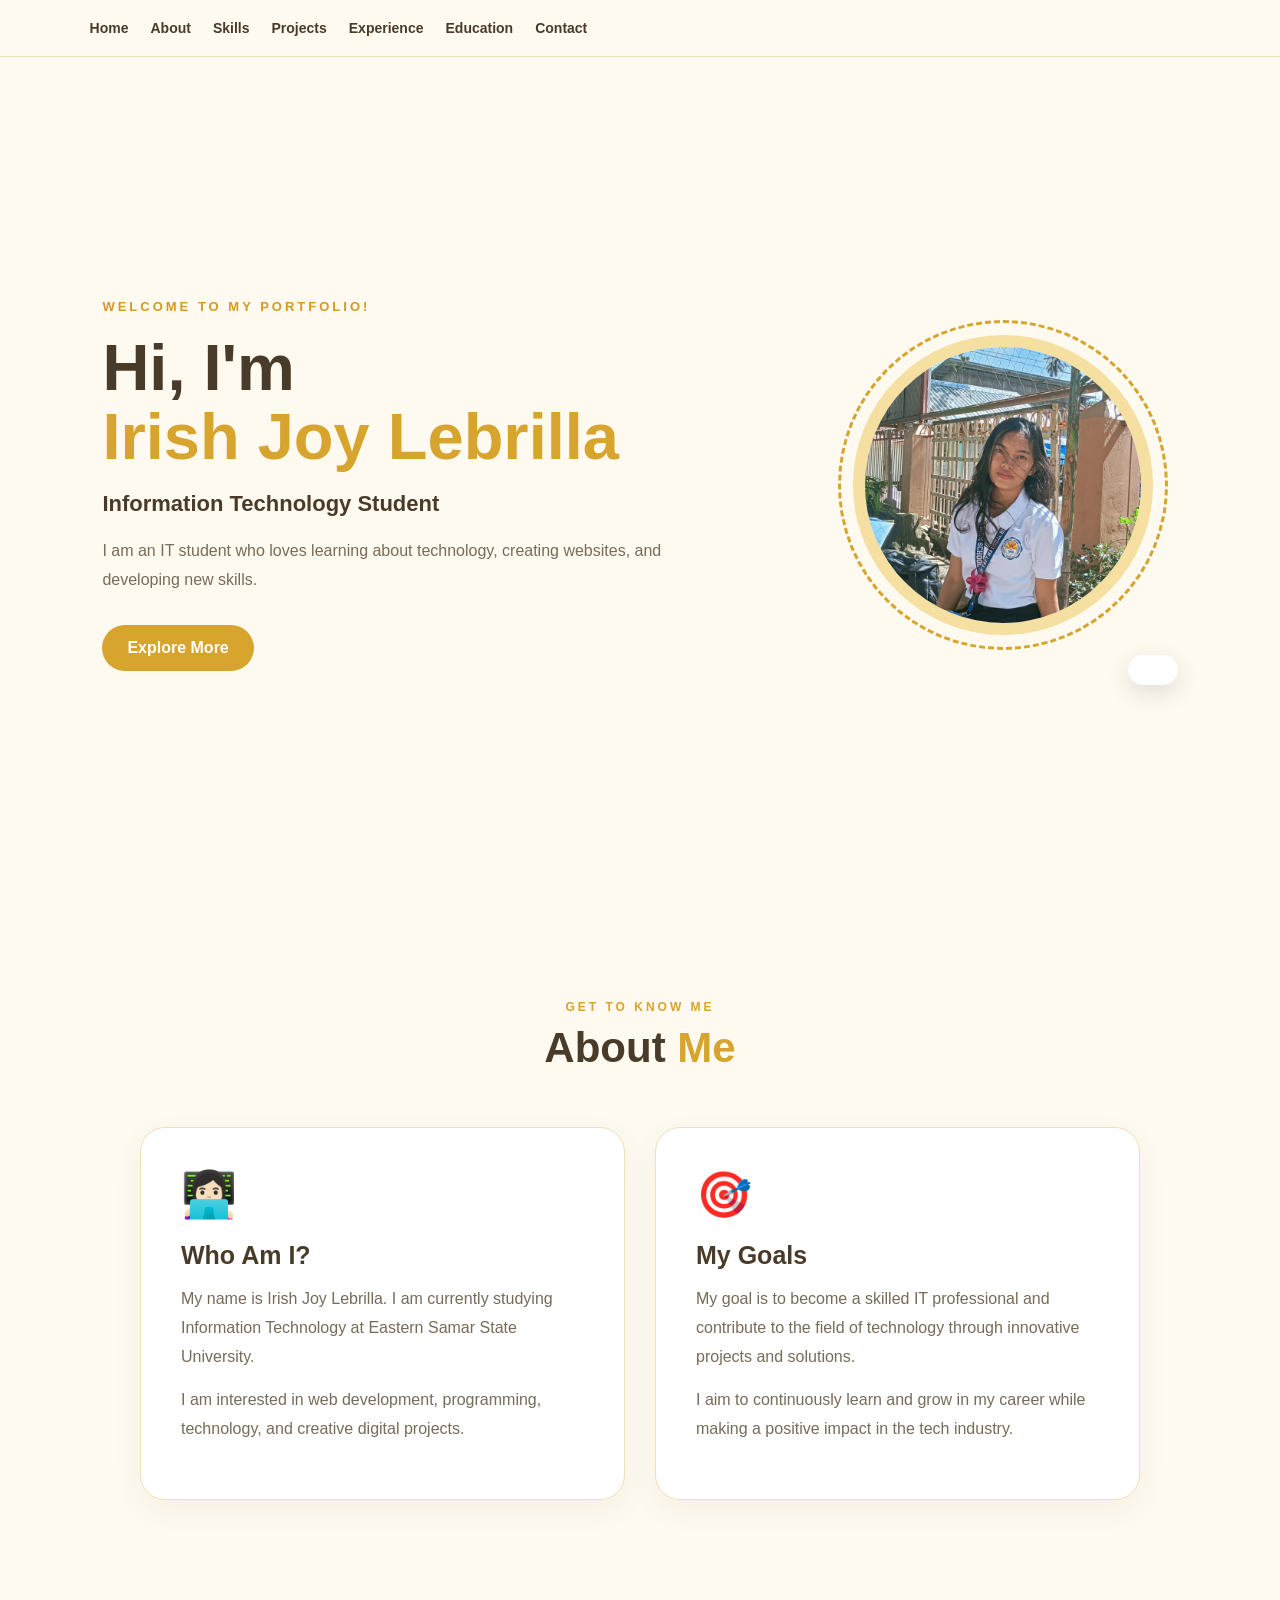
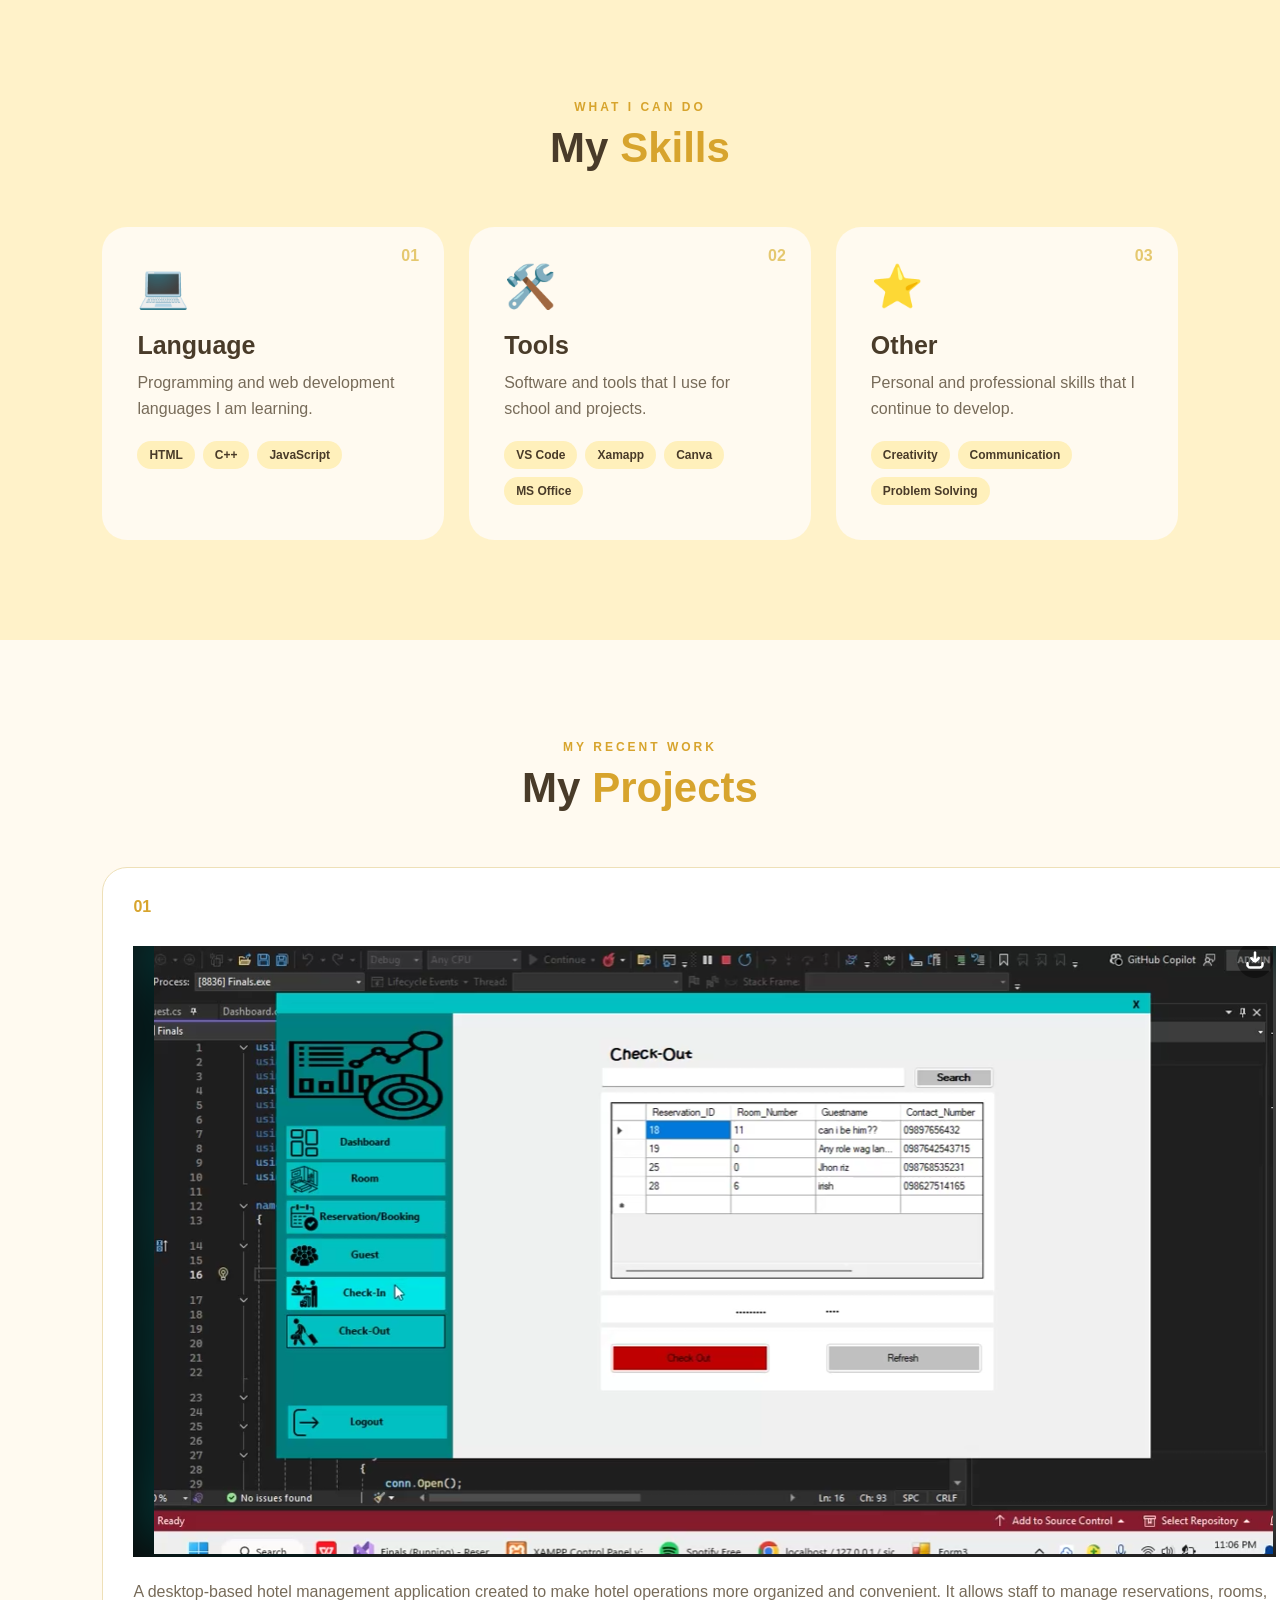
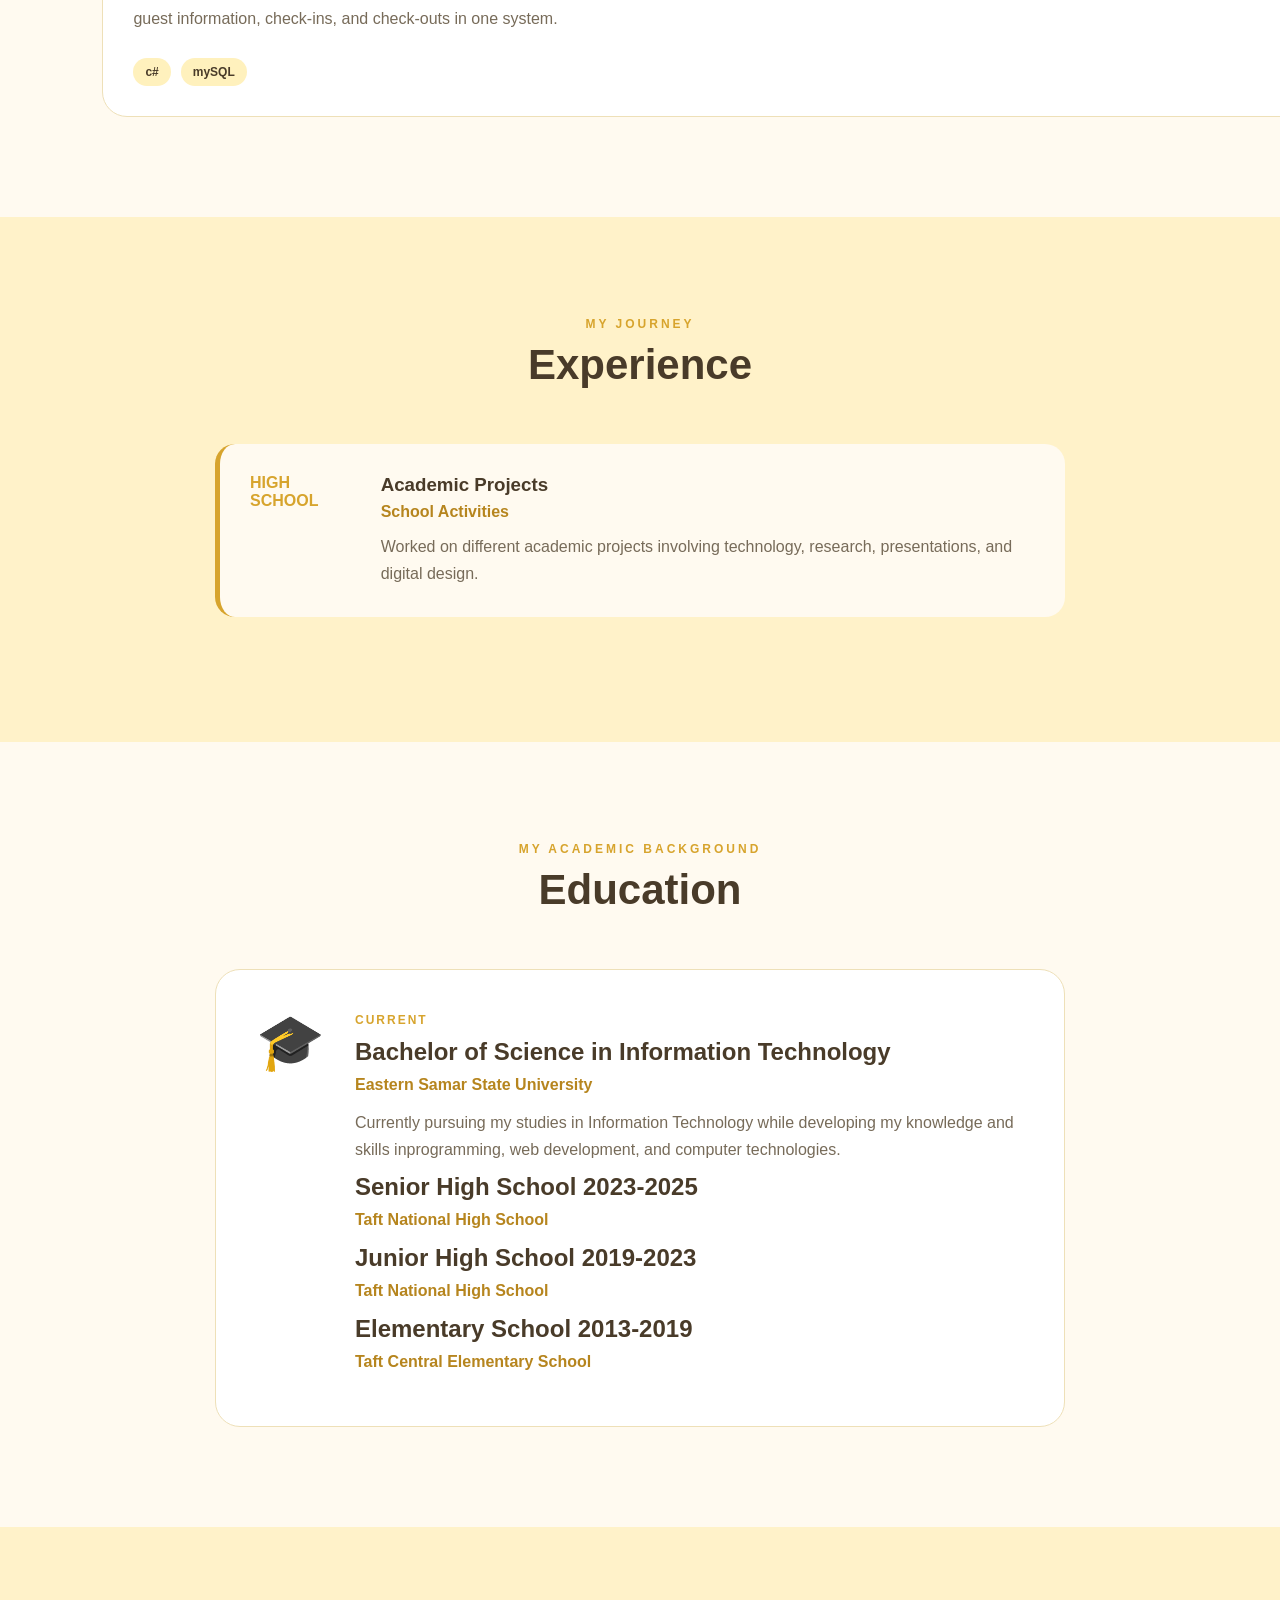
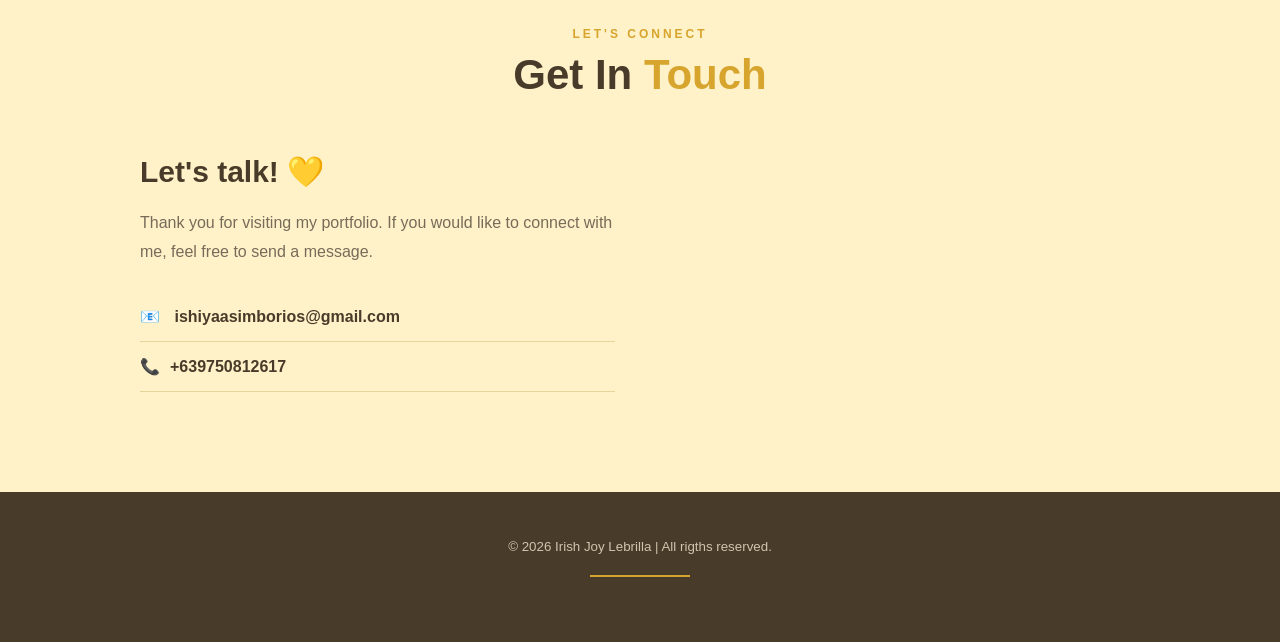
<file: index.html>
<!DOCTYPE html>
<html lang="en">
<head>
    <meta charset="UTF-8">
    <meta name="viewport" content="width=device-width, initial-scale=1.0">
    <title>Irish Joy Lebrilla | Portfolio</title>
    <link rel="stylesheet" href="style.css">
</head>

<body>

    <!-- NAVIGATION -->
    <nav class="navbar">

        <div class="nav-links">
            <a href="#home">Home</a>
            <a href="#about">About</a>
            <a href="#skills">Skills</a>
            <a href="#projects">Projects</a>
            <a href="#experience">Experience</a>
            <a href="#education">Education</a>
            <a href="#contact">Contact</a>
        </div>
    </nav>


    <!-- HOME -->
    <section id="home" class="home">

        <div class="home-content">

            <div class="home-text">
                <p class="small-title">WELCOME TO MY PORTFOLIO!</p>

                <h1>
                    Hi, I'm <br>
                    <span>Irish Joy Lebrilla</span>
                </h1>

                <h2>Information Technology Student</h2>

                <p>
                    I am an IT student who loves learning about technology,
                    creating websites, and developing new skills.
                </p>

                <div class="buttons">
                    <a href="#about" class="button">Explore More</a>
                </div>
            </div>

            <div class="profile-container">
                <div class="circle-decoration"></div>

                <img src="profile.jpg" alt="Irish Joy Lebrilla">

                <div class="profile-label">
                </div>
            </div>

        </div>

    </section>


    <!-- ABOUT -->
    <section id="about" class="section">

        <div class="section-heading">
            <p>GET TO KNOW ME</p>
            <h2>About <span>Me</span></h2>
        </div>

        <div class="about">

            <div class="about-card">
                <div class="about-icon">👩🏻‍💻</div>

                <h3>Who Am I?</h3>

                <p>
                    My name is Irish Joy Lebrilla. I am currently studying
                    Information Technology at Eastern Samar State University.
                </p>

                <p>
                    I am interested in web development, programming,
                    technology, and creative digital projects.
                </p>
            </div>

            <div class="about-card">
                <div class="about-icon">🎯</div>

                <h3>My Goals</h3>

                <p>
                    My goal is to become a skilled IT professional and
                    contribute to the field of technology through innovative
                    projects and solutions.
                </p>

                <p>
                    I aim to continuously learn and grow in my career while
                    making a positive impact in the tech industry.
                </p>
 

    </section>


    <!-- SKILLS -->
    <section id="skills" class="section skills">

        <div class="section-heading">
            <p>WHAT I CAN DO</p>
            <h2>My <span>Skills</span></h2>
        </div>

        <div class="skill-grid">

            <!-- LANGUAGE -->
            <div class="skill">
                <div class="skill-number">01</div>

                <div class="skill-icon">💻</div>
                <h3>Language</h3>
<ul>
                <p>Programming and web development languages I am learning.</p>

                <div class="tags">
                    <span>HTML</span>
                    <span>C++</span>
                    <span>JavaScript</span>
                </div>
            </div>


            <!-- TOOLS -->
            <div class="skill">
                <div class="skill-number">02</div>

                <div class="skill-icon">🛠️</div>

                <h3>Tools</h3>

                <p>Software and tools that I use for school and projects.</p>

                <div class="tags">
                    <span>VS Code</span>
                    <span>Xamapp</span>
                    <span>Canva</span>
                    <span>MS Office</span>
                </div>
            </div>


            <!-- OTHER -->
            <div class="skill">
                <div class="skill-number">03</div>

                <div class="skill-icon">⭐</div>

                <h3>Other</h3>

                <p>Personal and professional skills that I continue to develop.</p>

                <div class="tags">
                    <span>Creativity</span>
                    <span>Communication</span>
                    <span>Problem Solving</span>
                </div>
            </div>

        </div>

    </section>


    <!-- PROJECTS -->
    <section id="projects" class="section">

        <div class="section-heading">
            <p>MY RECENT WORK</p>
            <h2>My <span>Projects</span></h2>
        </div>

        <div class="project-grid">

            <div class="project">
                <div class="project-top">
                    <span>01</span>
                    <span></span>
                </div>

                <h3><img src="project.png" alt="project"></h3>

                <p>
                   A desktop-based hotel management application created to make hotel operations more 
                   organized and convenient. It allows staff to manage reservations, rooms, guest information, 
                   check-ins, and check-outs in one system.
                    
                <div class="project-bottom">
                    <span>c#</span>
                    <span>mySQL</span>
                </div>
            </div>


        
    </section>


    <!-- EXPERIENCE -->
    <section id="experience" class="section experience">

        <div class="section-heading">
            <p>MY JOURNEY</p>
            <h2>Experience</h2>
        </div>


        <div class="experience-card">

            <div class="experience-date">
                HIGH SCHOOL
            </div>

            <div>
                <h3>Academic Projects</h3>

                <h4>School Activities</h4>

                <p>
                    Worked on different academic projects involving
                    technology, research, presentations, and digital
                    design.
                </p>
            </div>

        </div>

    </section>


    <!-- EDUCATION -->
    <section id="education" class="section education">

        <div class="section-heading">
            <p>MY ACADEMIC BACKGROUND</p>
            <h2>Education</h2>
        </div>

        <div class="education-box">

            <div class="education-icon">
                🎓
            </div>

            <div>
                <span class="education-year">CURRENT</span>

                <h3>
                    Bachelor of Science in Information Technology
                </h3>

                <h4>
                    Eastern Samar State University
                </h4>

                <p>
                    Currently pursuing my studies in Information Technology
                    while developing my knowledge and skills inprogramming, web
                    development, and computer technologies.
                </p>

                <span class="education-year"></span>
                <h3>
                    Senior High School 2023-2025
                </h3>

                <h4>Taft National High School</h4>

                <span class="education-year"></span>
                <h3>
                    Junior High School 2019-2023
                </h3>

                <h4>Taft National High School</h4>

                <span class="education-year"></span>
                <h3>
                    Elementary School 2013-2019 
                </h3>

                <h4>Taft Central Elementary School</h4>

            </div>
    </section>


    <!-- CONTACT -->
    <section id="contact" class="section contact">

        <div class="section-heading">
            <p>LET'S CONNECT</p>
            <h2>Get In <span>Touch</span></h2>
        </div>

        <div class="contact-wrapper">

            <div class="contact-message">

                <h3>Let's talk! 💛</h3>

                <p>
                    Thank you for visiting my portfolio. If you would like
                    to connect with me, feel free to send a message.
                </p>

                <div class="contact-detail">
                    📧 <span>ishiyaasimborios@gmail.com</span>
                </div>

                <div class="contact-detail">
                    📞<span>+639750812617</span>
                </div>

                 </div>

    </section>
    
            <!-- FOOTER -->
    <footer>
        

        <small>
            © 2026 Irish Joy Lebrilla | All rigths reserved.
        </small>
        
        <div class="footer-line"></div>
    </footer>

</body>
</html>
</file>
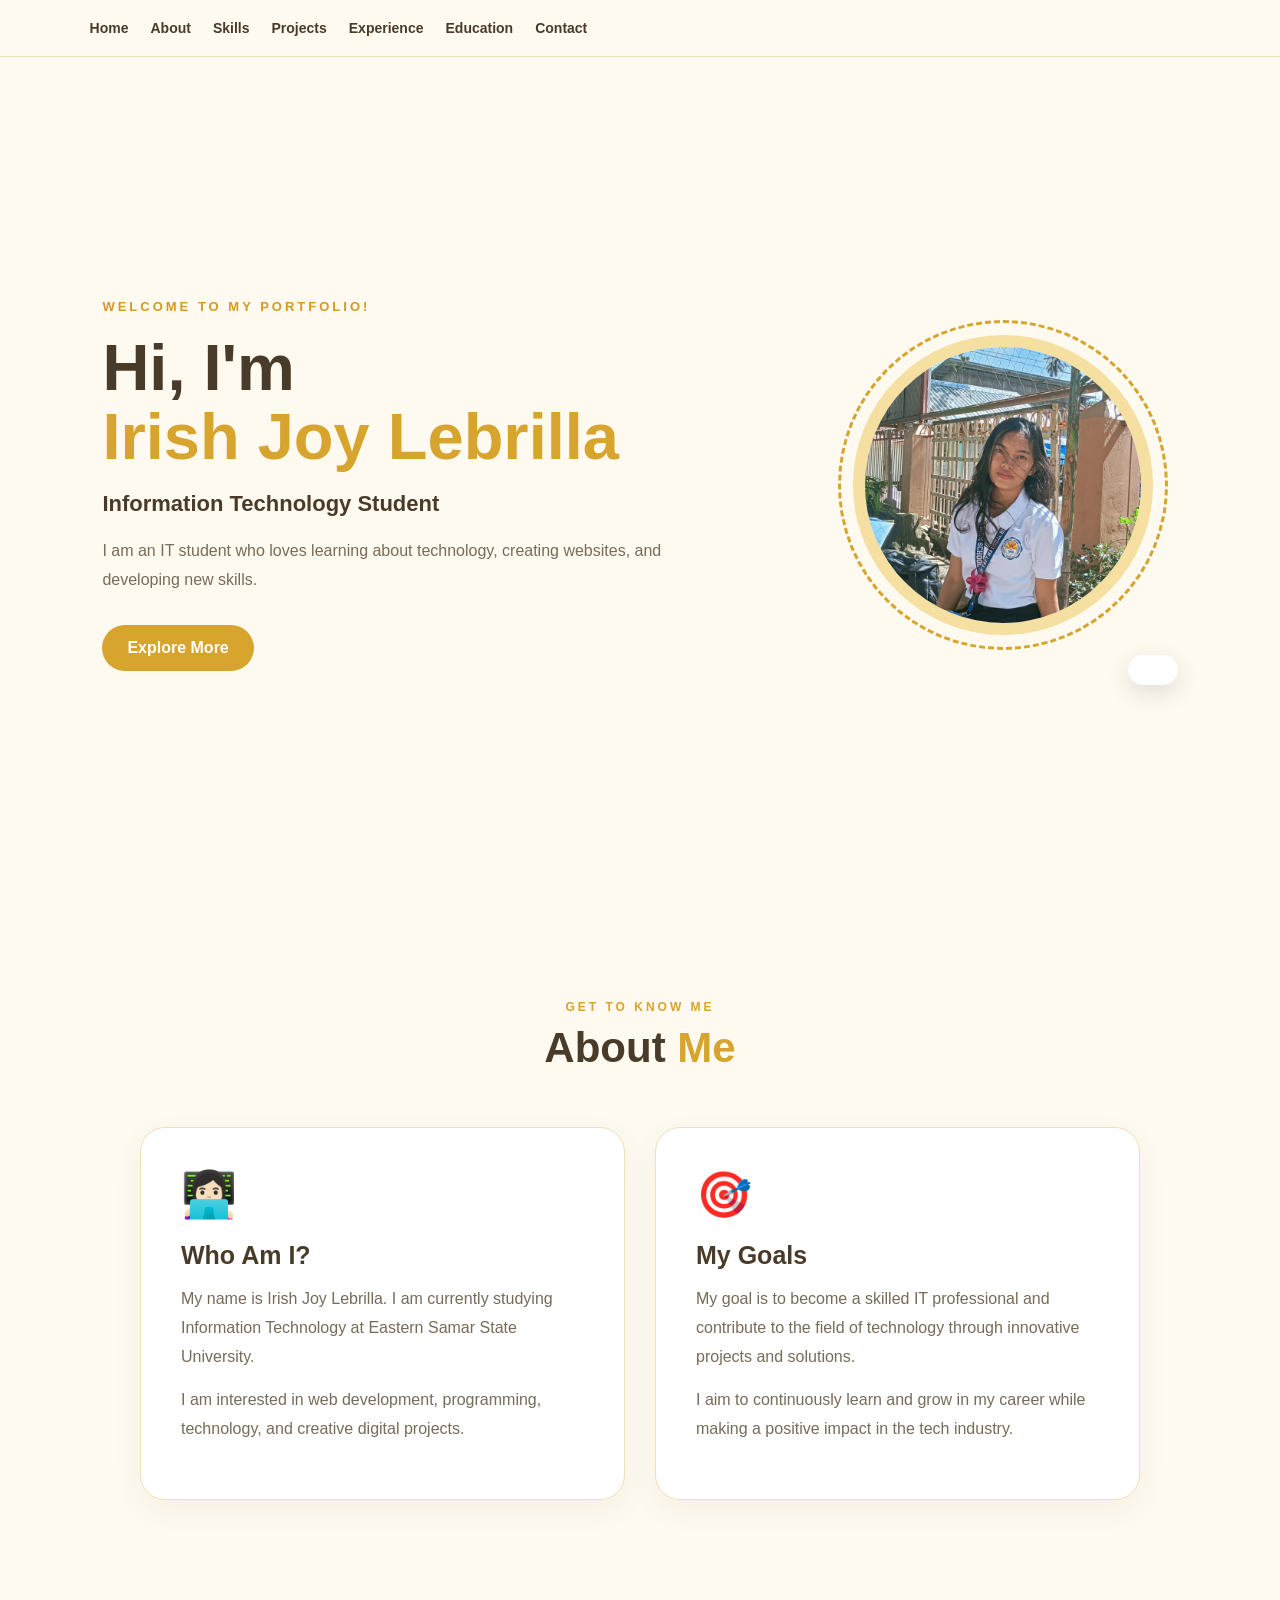
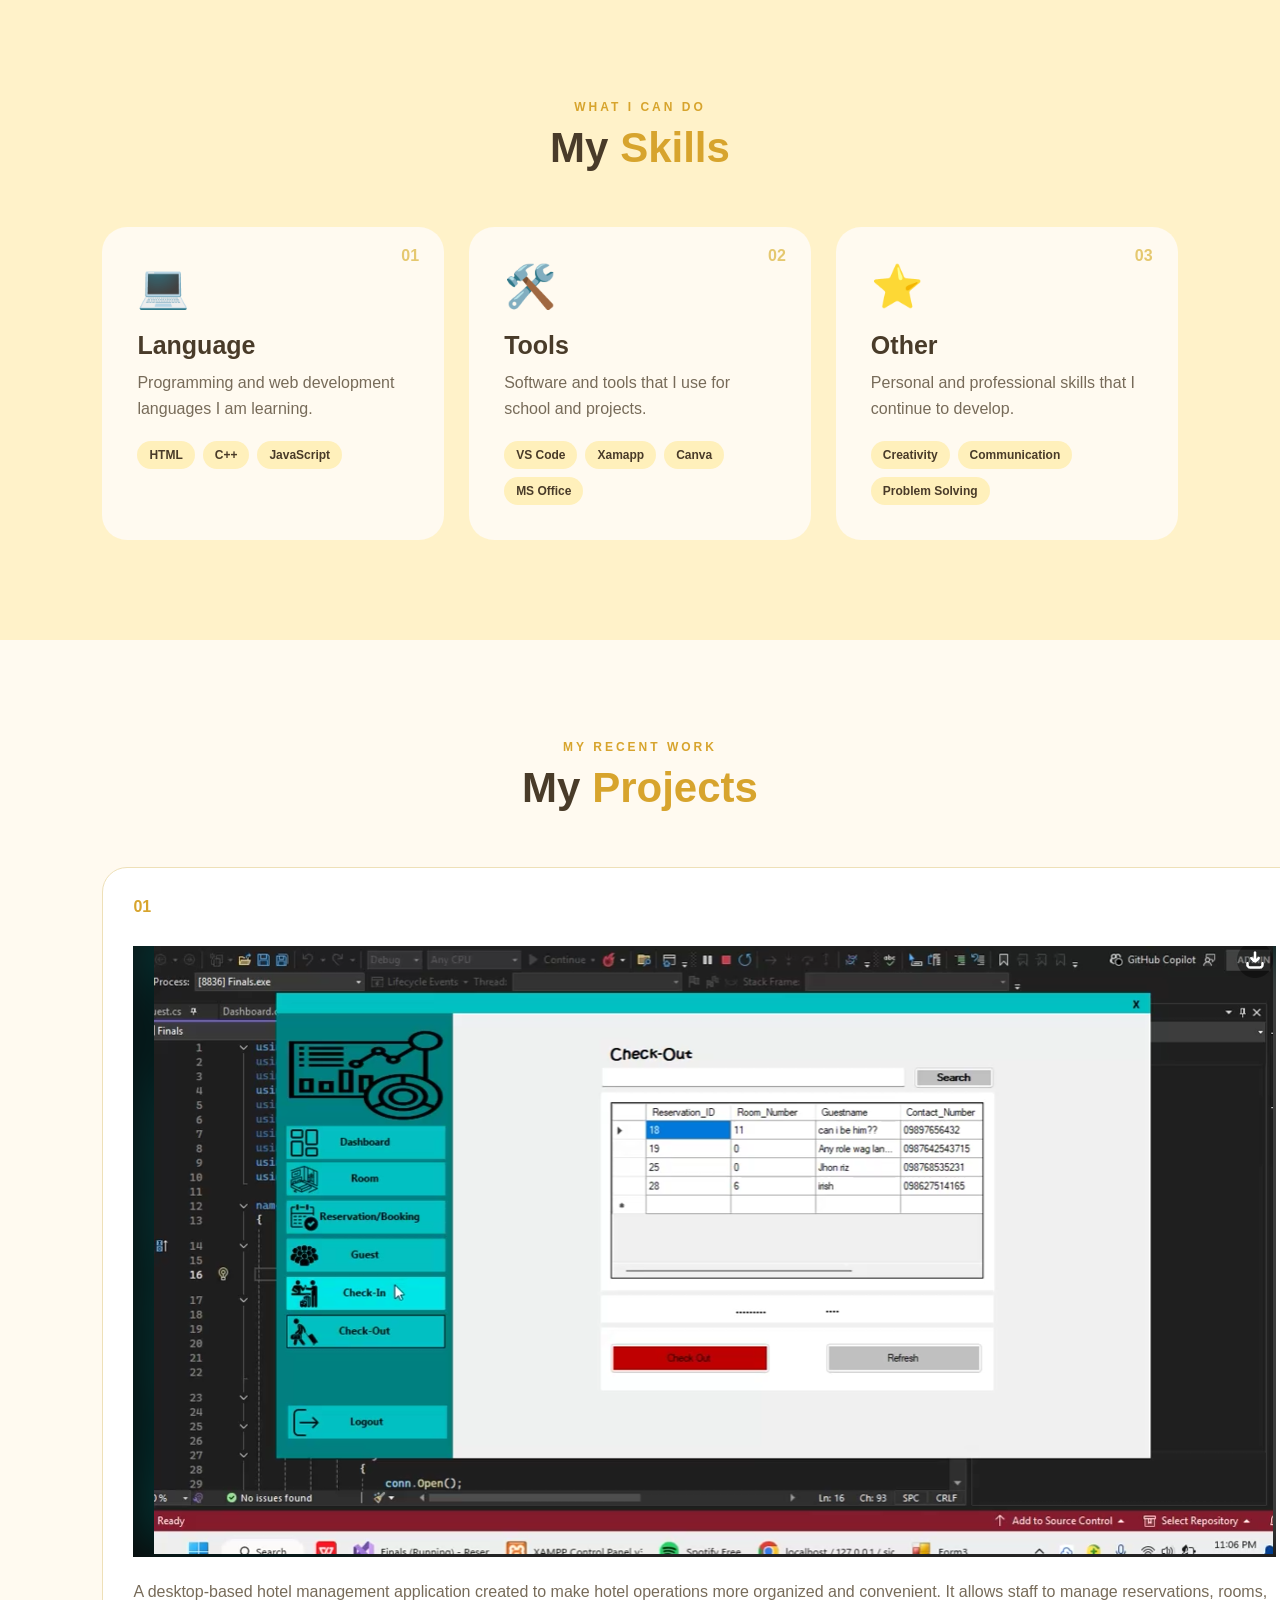
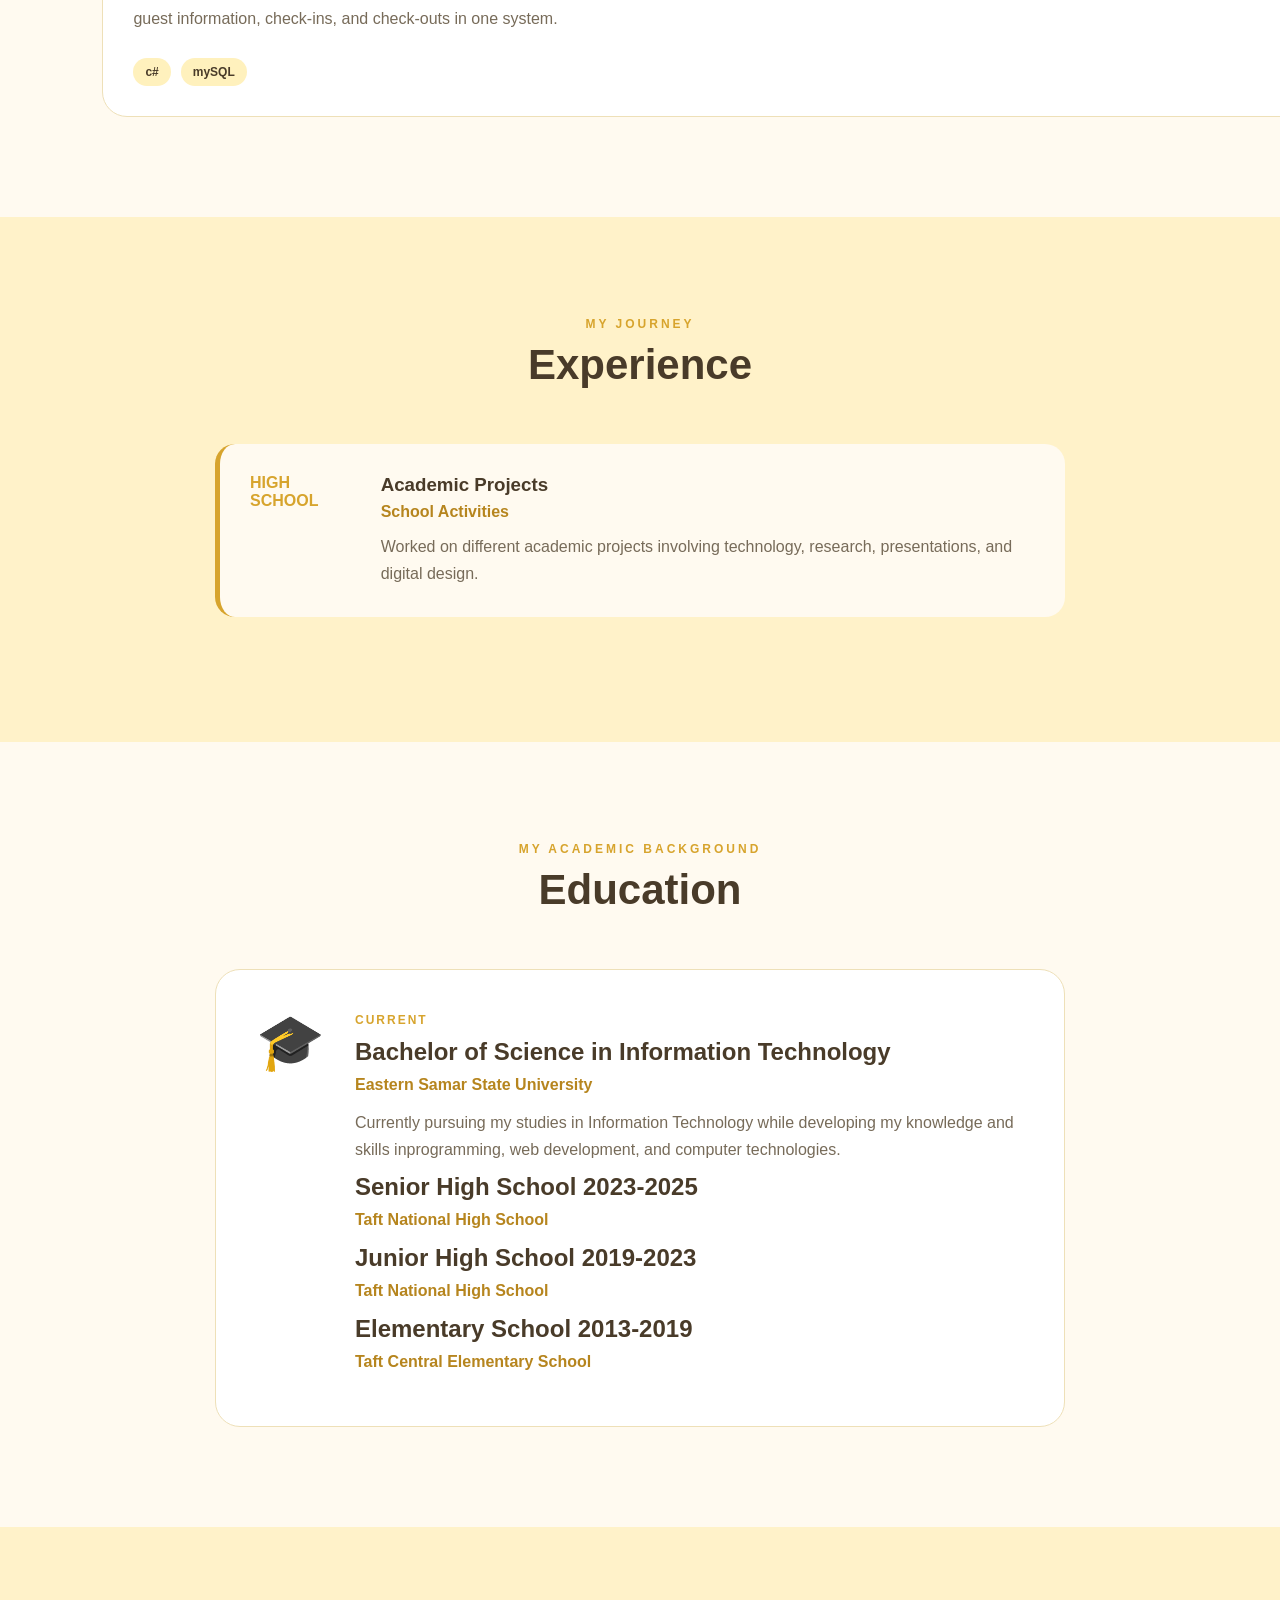
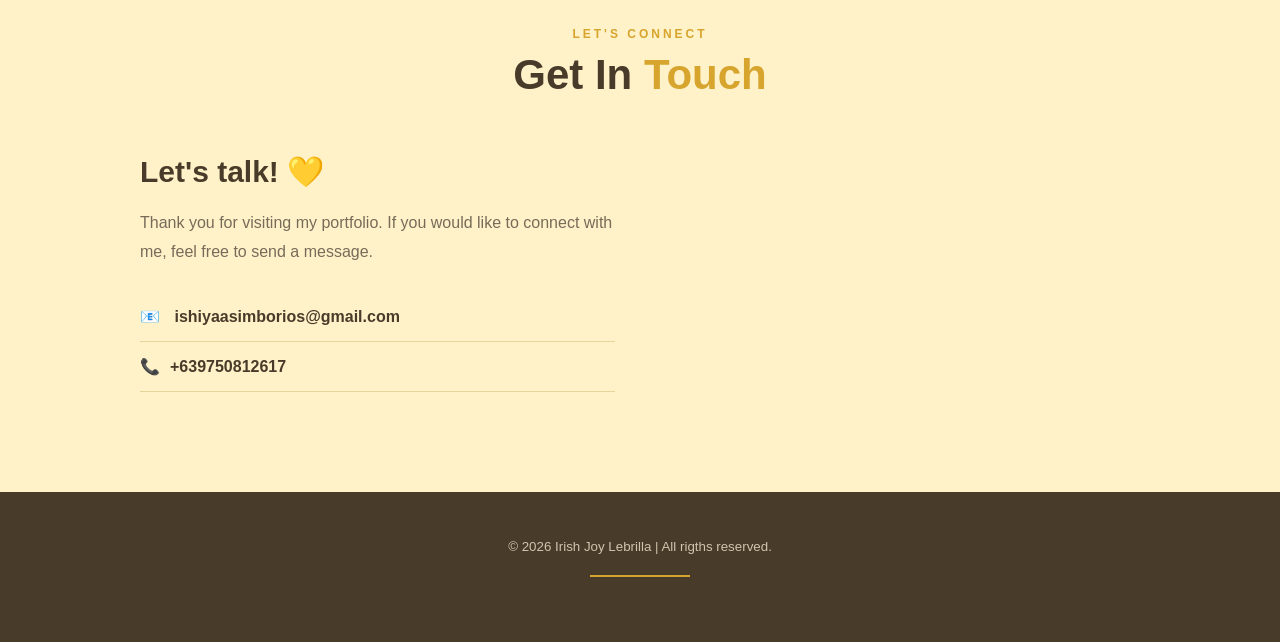
<file: input.html>
<!DOCTYPE html>
<html lang="en">
<head>
    <meta charset="UTF-8">
    <meta name="viewport" content="width=device-width, initial-scale=1.0">
    <title>Irish Joy Lebrilla | Portfolio</title>
    <link rel="stylesheet" href="style.css">
</head>

<body>

    <!-- NAVIGATION -->
    <nav class="navbar">

        <div class="nav-links">
            <a href="#home">Home</a>
            <a href="#about">About</a>
            <a href="#skills">Skills</a>
            <a href="#projects">Projects</a>
            <a href="#experience">Experience</a>
            <a href="#education">Education</a>
            <a href="#contact">Contact</a>
        </div>
    </nav>


    <!-- HOME -->
    <section id="home" class="home">

        <div class="home-content">

            <div class="home-text">
                <p class="small-title">WELCOME TO MY PORTFOLIO!</p>

                <h1>
                    Hi, I'm <br>
                    <span>Irish Joy Lebrilla</span>
                </h1>

                <h2>Information Technology Student</h2>

                <p>
                    I am an IT student who loves learning about technology,
                    creating websites, and developing new skills.
                </p>

                <div class="buttons">
                    <a href="#about" class="button">Explore More</a>
                </div>
            </div>

            <div class="profile-container">
                <div class="circle-decoration"></div>

                <img src="profile.jpg" alt="Irish Joy Lebrilla">

                <div class="profile-label">
                </div>
            </div>

        </div>

    </section>


    <!-- ABOUT -->
    <section id="about" class="section">

        <div class="section-heading">
            <p>GET TO KNOW ME</p>
            <h2>About <span>Me</span></h2>
        </div>

        <div class="about">

            <div class="about-card">
                <div class="about-icon">👩🏻‍💻</div>

                <h3>Who Am I?</h3>

                <p>
                    My name is Irish Joy Lebrilla. I am currently studying
                    Information Technology at Eastern Samar State University.
                </p>

                <p>
                    I am interested in web development, programming,
                    technology, and creative digital projects.
                </p>
            </div>

            <div class="about-card">
                <div class="about-icon">🎯</div>

                <h3>My Goals</h3>

                <p>
                    My goal is to become a skilled IT professional and
                    contribute to the field of technology through innovative
                    projects and solutions.
                </p>

                <p>
                    I aim to continuously learn and grow in my career while
                    making a positive impact in the tech industry.
                </p>
 

    </section>


    <!-- SKILLS -->
    <section id="skills" class="section skills">

        <div class="section-heading">
            <p>WHAT I CAN DO</p>
            <h2>My <span>Skills</span></h2>
        </div>

        <div class="skill-grid">

            <!-- LANGUAGE -->
            <div class="skill">
                <div class="skill-number">01</div>

                <div class="skill-icon">💻</div>
                <h3>Language</h3>
<ul>
                <p>Programming and web development languages I am learning.</p>

                <div class="tags">
                    <span>HTML</span>
                    <span>C++</span>
                    <span>JavaScript</span>
                </div>
            </div>


            <!-- TOOLS -->
            <div class="skill">
                <div class="skill-number">02</div>

                <div class="skill-icon">🛠️</div>

                <h3>Tools</h3>

                <p>Software and tools that I use for school and projects.</p>

                <div class="tags">
                    <span>VS Code</span>
                    <span>Xamapp</span>
                    <span>Canva</span>
                    <span>MS Office</span>
                </div>
            </div>


            <!-- OTHER -->
            <div class="skill">
                <div class="skill-number">03</div>

                <div class="skill-icon">⭐</div>

                <h3>Other</h3>

                <p>Personal and professional skills that I continue to develop.</p>

                <div class="tags">
                    <span>Creativity</span>
                    <span>Communication</span>
                    <span>Problem Solving</span>
                </div>
            </div>

        </div>

    </section>


    <!-- PROJECTS -->
    <section id="projects" class="section">

        <div class="section-heading">
            <p>MY RECENT WORK</p>
            <h2>My <span>Projects</span></h2>
        </div>

        <div class="project-grid">

            <div class="project">
                <div class="project-top">
                    <span>01</span>
                    <span></span>
                </div>

                <h3><img src="project.png" alt="project"></h3>

                <p>
                   A desktop-based hotel management application created to make hotel operations more 
                   organized and convenient. It allows staff to manage reservations, rooms, guest information, 
                   check-ins, and check-outs in one system.
                    
                <div class="project-bottom">
                    <span>c#</span>
                    <span>mySQL</span>
                </div>
            </div>


        
    </section>


    <!-- EXPERIENCE -->
    <section id="experience" class="section experience">

        <div class="section-heading">
            <p>MY JOURNEY</p>
            <h2>Experience</h2>
        </div>


        <div class="experience-card">

            <div class="experience-date">
                HIGH SCHOOL
            </div>

            <div>
                <h3>Academic Projects</h3>

                <h4>School Activities</h4>

                <p>
                    Worked on different academic projects involving
                    technology, research, presentations, and digital
                    design.
                </p>
            </div>

        </div>

    </section>


    <!-- EDUCATION -->
    <section id="education" class="section education">

        <div class="section-heading">
            <p>MY ACADEMIC BACKGROUND</p>
            <h2>Education</h2>
        </div>

        <div class="education-box">

            <div class="education-icon">
                🎓
            </div>

            <div>
                <span class="education-year">CURRENT</span>

                <h3>
                    Bachelor of Science in Information Technology
                </h3>

                <h4>
                    Eastern Samar State University
                </h4>

                <p>
                    Currently pursuing my studies in Information Technology
                    while developing my knowledge and skills inprogramming, web
                    development, and computer technologies.
                </p>

                <span class="education-year"></span>
                <h3>
                    Senior High School 2023-2025
                </h3>

                <h4>Taft National High School</h4>

                <span class="education-year"></span>
                <h3>
                    Junior High School 2019-2023
                </h3>

                <h4>Taft National High School</h4>

                <span class="education-year"></span>
                <h3>
                    Elementary School 2013-2019 
                </h3>

                <h4>Taft Central Elementary School</h4>

            </div>
    </section>


    <!-- CONTACT -->
    <section id="contact" class="section contact">

        <div class="section-heading">
            <p>LET'S CONNECT</p>
            <h2>Get In <span>Touch</span></h2>
        </div>

        <div class="contact-wrapper">

            <div class="contact-message">

                <h3>Let's talk! 💛</h3>

                <p>
                    Thank you for visiting my portfolio. If you would like
                    to connect with me, feel free to send a message.
                </p>

                <div class="contact-detail">
                    📧 <span>ishiyaasimborios@gmail.com</span>
                </div>

                <div class="contact-detail">
                    📞<span>+639750812617</span>
                </div>

                 </div>

    </section>
    
            <!-- FOOTER -->
    <footer>
        

        <small>
            © 2026 Irish Joy Lebrilla | All rigths reserved.
        </small>
        
        <div class="footer-line"></div>
    </footer>

</body>
</html>
</file>
<file: style.css>
* {
    margin: 0;
    padding: 0;
    box-sizing: border-box;
    scroll-behavior: smooth;
}

body {
    font-family: "Segoe UI", Arial, sans-serif;
    background: #fffaf0;
    color: #493b29;
}


/* ================= NAVBAR ================= */

.navbar {
    position: fixed;
    top: 0;
    width: 100%;
    z-index: 1000;

    display: flex;
    justify-content: space-between;
    align-items: center;

    padding: 20px 7%;

    background: rgba(255, 250, 240, 0.95);
    border-bottom: 1px solid #eee0b8;
}

.logo {
    font-size: 25px;
    font-weight: 800;
}

.logo span {
    color: #e1ae3c;
}

.nav-links {
    display: flex;
    gap: 22px;
}

.nav-links a {
    color: #493b29;
    text-decoration: none;
    font-size: 14px;
    font-weight: 600;

    transition: .3s;
}

.nav-links a:hover {
    color: #d59b20;
}


/* ================= HOME ================= */

.home {
    min-height: 100vh;
    padding: 150px 8% 80px;

    display: flex;
    align-items: center;
}

.home-content {
    width: 100%;
    display: flex;
    align-items: center;
    justify-content: space-between;
    gap: 80px;
}

.home-text {
    max-width: 600px;
}

.small-title {
    color: #d39b23;
    font-size: 13px;
    font-weight: 800;
    letter-spacing: 3px;

    margin-bottom: 20px;
}

.home h1 {
    font-size: 65px;
    line-height: 1.05;
    margin-bottom: 20px;
}

.home h1 span {
    color: #d7a42d;
}

.home h2 {
    font-size: 22px;
    margin-bottom: 20px;
}

.home-text > p:not(.small-title) {
    line-height: 1.8;
    color: #776b59;
    margin-bottom: 30px;
}

.buttons {
    display: flex;
    gap: 15px;
}

.button {
    padding: 14px 25px;
    background: #d7a42d;

    color: white;
    text-decoration: none;

    border-radius: 30px;
    font-weight: 700;

    transition: .3s;
}

.button:hover {
    transform: translateY(-4px);
    background: #bd8d22;
}

.button.outline {
    background: transparent;
    color: #b6851e;
    border: 2px solid #d7a42d;
}


/* ================= PROFILE ================= */

.profile-container {
    width: 350px;
    height: 420px;

    position: relative;

    display: flex;
    justify-content: center;
    align-items: center;
}

.profile-container img {
    width: 300px;
    height: 300px;

    object-fit: cover;

    border-radius: 50%;

    border: 12px solid #f5dfa1;

    position: relative;
    z-index: 2;
}

.circle-decoration {
    position: absolute;

    width: 330px;
    height: 330px;

    border: 3px dashed #d7a42d;
    border-radius: 50%;
}

.profile-label {
    position: absolute;

    bottom: 10px;
    right: 0;

    background: white;

    padding: 15px 25px;

    border-radius: 15px;

    box-shadow: 0 8px 25px rgba(0,0,0,.12);

    z-index: 5;
}

.profile-label b,
.profile-label small {
    display: block;
}

.profile-label small {
    margin-top: 5px;
    color: #8b806f;
}


/* ================= SECTIONS ================= */

.section {
    padding: 100px 8%;
}

.section-heading {
    text-align: center;
    margin-bottom: 55px;
}

.section-heading p {
    color: #d7a42d;
    font-size: 12px;
    font-weight: 800;
    letter-spacing: 3px;
    margin-bottom: 10px;
}

.section-heading h2 {
    font-size: 42px;
}

.section-heading h2 span {
    color: #d7a42d;
}


/* ================= ABOUT ================= */

.about {
    max-width: 1000px;
    margin: auto;

    display: grid;
    grid-template-columns: 1fr 1fr;
    gap: 30px;
}

.about-card {
    background: white;

    padding: 40px;

    border-radius: 25px;

    border: 1px solid #eee0b8;

    box-shadow: 0 10px 30px rgba(80,60,20,.06);
}

.about-icon {
    font-size: 45px;
    margin-bottom: 20px;
}

.about-card h3 {
    font-size: 25px;
    margin-bottom: 15px;
}

.about-card p {
    color: #776b59;
    line-height: 1.8;
    margin-bottom: 15px;
}

.mini-info {
    display: flex;
    flex-direction: column;

    padding: 12px 0;

    border-bottom: 1px solid #eee3c7;
}

.mini-info strong {
    color: #bd8d22;
}


/* ================= SKILLS ================= */

.skills {
    background: #fff2c9;
}

.skill-grid {
    max-width: 1100px;
    margin: auto;

    display: grid;
    grid-template-columns: repeat(3, 1fr);

    gap: 25px;
}

.skill {
    position: relative;

    background: #fffaf0;

    padding: 35px;

    border-radius: 25px;

    transition: .3s;
}

.skill:hover {
    transform: translateY(-8px);
    box-shadow: 0 15px 30px rgba(80,60,20,.1);
}

.skill-number {
    position: absolute;
    right: 25px;
    top: 20px;

    color: #e5c86f;
    font-weight: 800;
}

.skill-icon {
    font-size: 42px;
    margin-bottom: 20px;
}

.skill h3 {
    font-size: 25px;
    margin-bottom: 10px;
}

.skill p {
    color: #776b59;
    line-height: 1.6;
    margin-bottom: 20px;
}

.tags {
    display: flex;
    flex-wrap: wrap;
    gap: 8px;
}

.tags span {
    padding: 7px 12px;

    background: #fff0bb;

    border-radius: 20px;

    font-size: 12px;
    font-weight: 700;
}


/* ================= PROJECTS ================= */

.project-grid {
    max-width: 1100px;
    margin: auto;

    display: grid;
    grid-template-columns: repeat(3, 1fr);

    gap: 25px;
}

.project {
    padding: 30px;

    background: white;

    border-radius: 25px;

    border: 1px solid #eee0b8;

    transition: .3s;
}

.project:hover {
    transform: translateY(-8px);
}

.project-top {
    display: flex;
    justify-content: space-between;

    color: #d7a42d;
    font-weight: 800;

    margin-bottom: 30px;
}

.project h3 {
    font-size: 23px;
    margin-bottom: 15px;
}

.project p {
    color: #776b59;
    line-height: 1.7;

    margin-bottom: 25px;
}

.project-bottom {
    display: flex;
    gap: 10px;
}

.project-bottom span {
    background: #fff1bd;
    padding: 7px 12px;
    border-radius: 15px;

    font-size: 12px;
    font-weight: bold;
}


/* ================= EXPERIENCE ================= */

.experience {
    background: #fff2c9;
}

.experience-card {
    max-width: 850px;
    margin: 0 auto 25px;

    background: #fffaf0;

    padding: 30px;

    border-radius: 20px;

    display: flex;
    gap: 30px;

    border-left: 5px solid #d7a42d;
}

.experience-date {
    color: #d7a42d;
    font-weight: 800;
    min-width: 60px;
}

.experience-card h3 {
    margin-bottom: 7px;
}

.experience-card h4 {
    color: #b6851e;
    margin-bottom: 12px;
}

.experience-card p {
    color: #776b59;
    line-height: 1.7;
}


/* ================= EDUCATION ================= */

.education-box {
    max-width: 850px;
    margin: auto;

    display: flex;
    gap: 30px;

    padding: 40px;

    background: white;

    border-radius: 25px;

    border: 1px solid #eee0b8;
}

.education-icon {
    font-size: 55px;
}

.education-year {
    color: #d7a42d;
    font-size: 12px;
    font-weight: 800;
    letter-spacing: 2px;
}

.education-box h3 {
    font-size: 24px;
    margin: 10px 0;
}

.education-box h4 {
    color: #b6851e;
    margin-bottom: 15px;
}

.education-box p {
    color: #776b59;
    line-height: 1.7;
}


/* ================= CONTACT ================= */

.contact {
    background: #fff2c9;
}

.contact-wrapper {
    max-width: 1000px;
    margin: auto;

    display: grid;
    grid-template-columns: 1fr 1fr;

    gap: 50px;
}

.contact-message h3 {
    font-size: 30px;
    margin-bottom: 20px;
}

.contact-message p {
    color: #776b59;
    line-height: 1.8;
    margin-bottom: 25px;
}

.contact-detail {
    padding: 15px 0;

    border-bottom: 1px solid #e5d49c;

    font-weight: 600;
}

.contact-detail span {
    margin-left: 10px;
}

form {
    display: flex;
    flex-direction: column;
    gap: 15px;
}

form input,
form textarea {
    width: 100%;

    padding: 15px;

    border: 1px solid #e4d29a;
    border-radius: 12px;

    background: #fffaf0;

    outline: none;

    font-family: inherit;
}

form input:focus,
form textarea:focus {
    border-color: #d7a42d;
}

form textarea {
    height: 140px;
    resize: none;
}

form button {
    padding: 14px;

    border: none;
    border-radius: 30px;

    background: #d7a42d;
    color: white;

    font-weight: 800;

    cursor: pointer;

    transition: .3s;
}

form button:hover {
    background: #b6851e;
}


/* ================= FOOTER ================= */

footer {
    text-align: center;

    padding: 45px 20px;

    background: #493b29;
    color: white;
}

footer h2 {
    margin-bottom: 10px;
}

footer h2 span {
    color: #e5bd55;
}

footer p {
    color: #eee2c4;
}

.footer-line {
    width: 100px;
    height: 2px;

    background: #d7a42d;

    margin: 20px auto;
}

footer small {
    color: #cfc5ae;
}


/* ================= RESPONSIVE ================= */

@media(max-width: 900px) {

    .navbar {
        flex-direction: column;
        gap: 15px;
    }

    .nav-links {
        flex-wrap: wrap;
        justify-content: center;
    }

    .home-content {
        flex-direction: column-reverse;
        text-align: center;
    }

    .buttons {
        justify-content: center;
    }

    .about,
    .skill-grid,
    .project-grid,
    .contact-wrapper {
        grid-template-columns: 1fr;
    }

    .home h1 {
        font-size: 48px;
    }
}


@media(max-width: 500px) {

    .home {
        padding-top: 190px;
    }

    .profile-container {
        transform: scale(.8);
    }

    .home h1 {
        font-size: 38px;
    }

    .section {
        padding: 70px 20px;
    }

    .education-box,
    .experience-card {
        flex-direction: column;
    }
}
</file>
